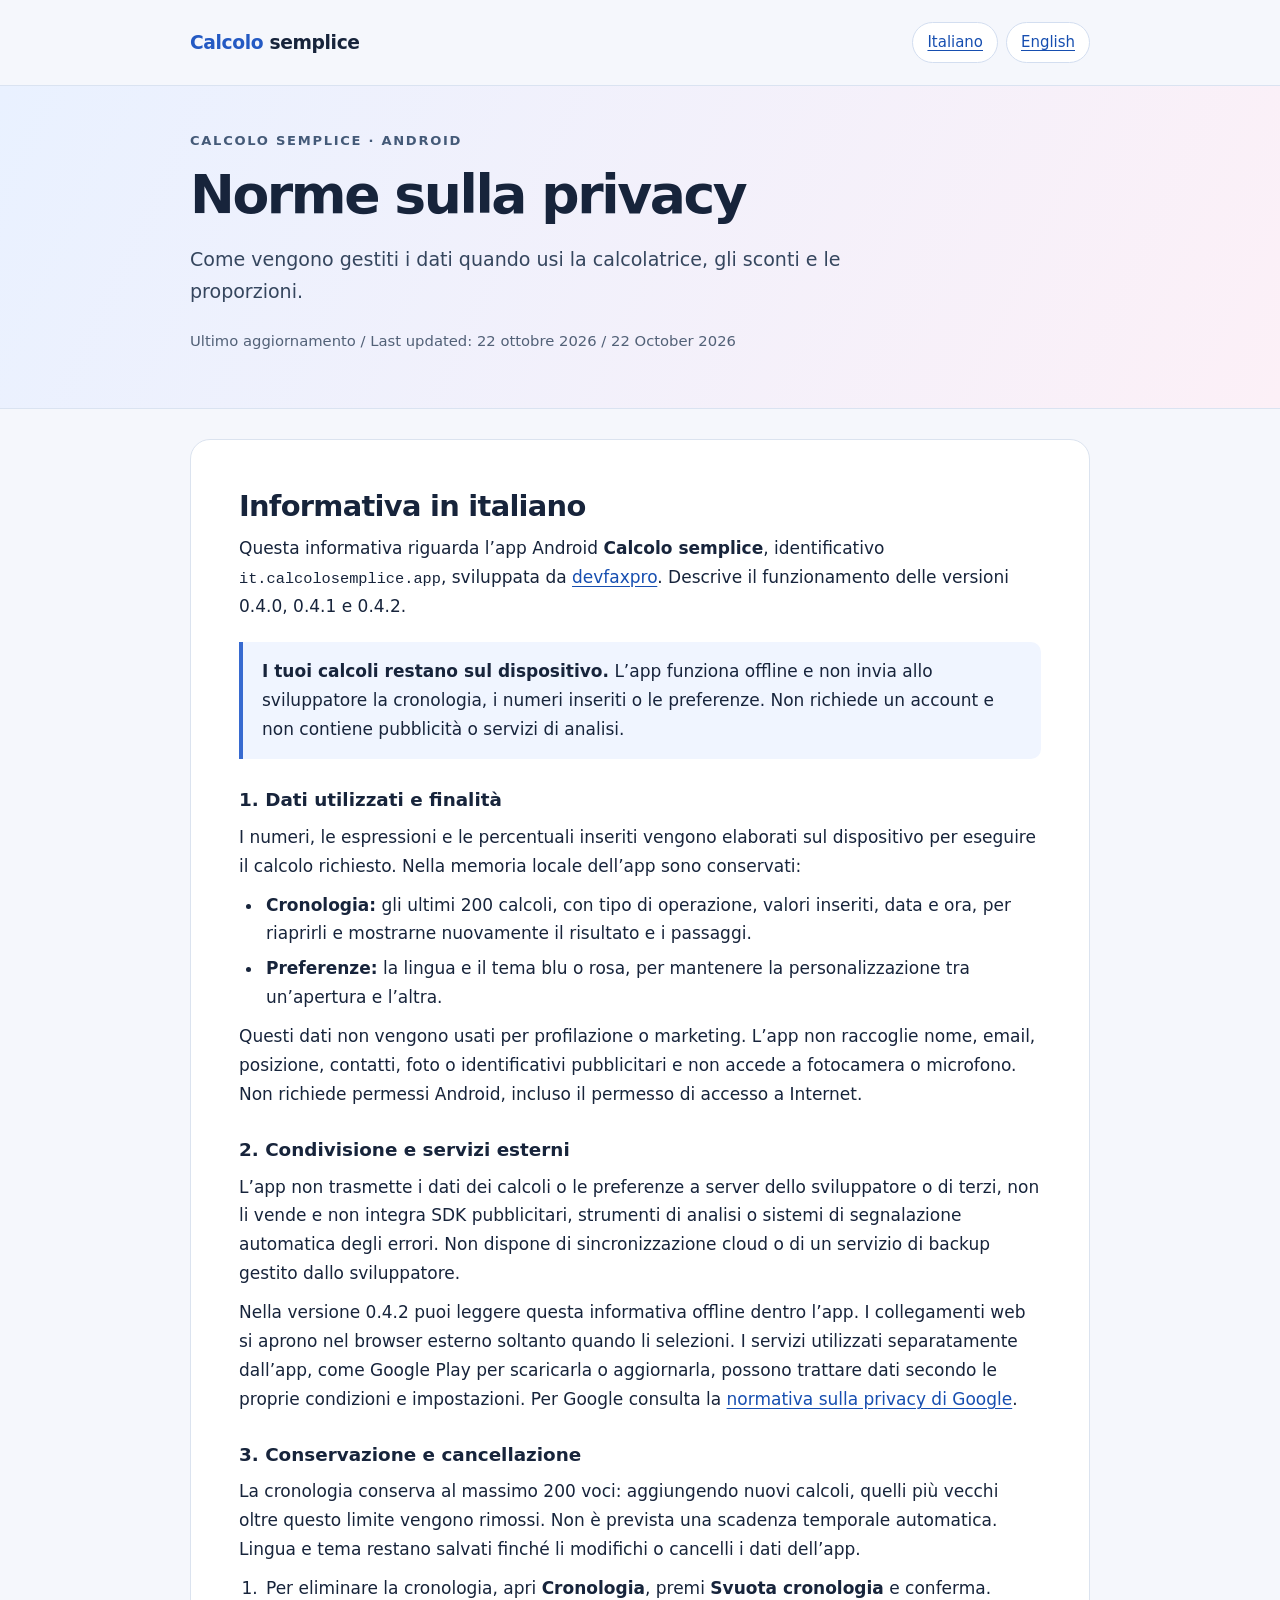
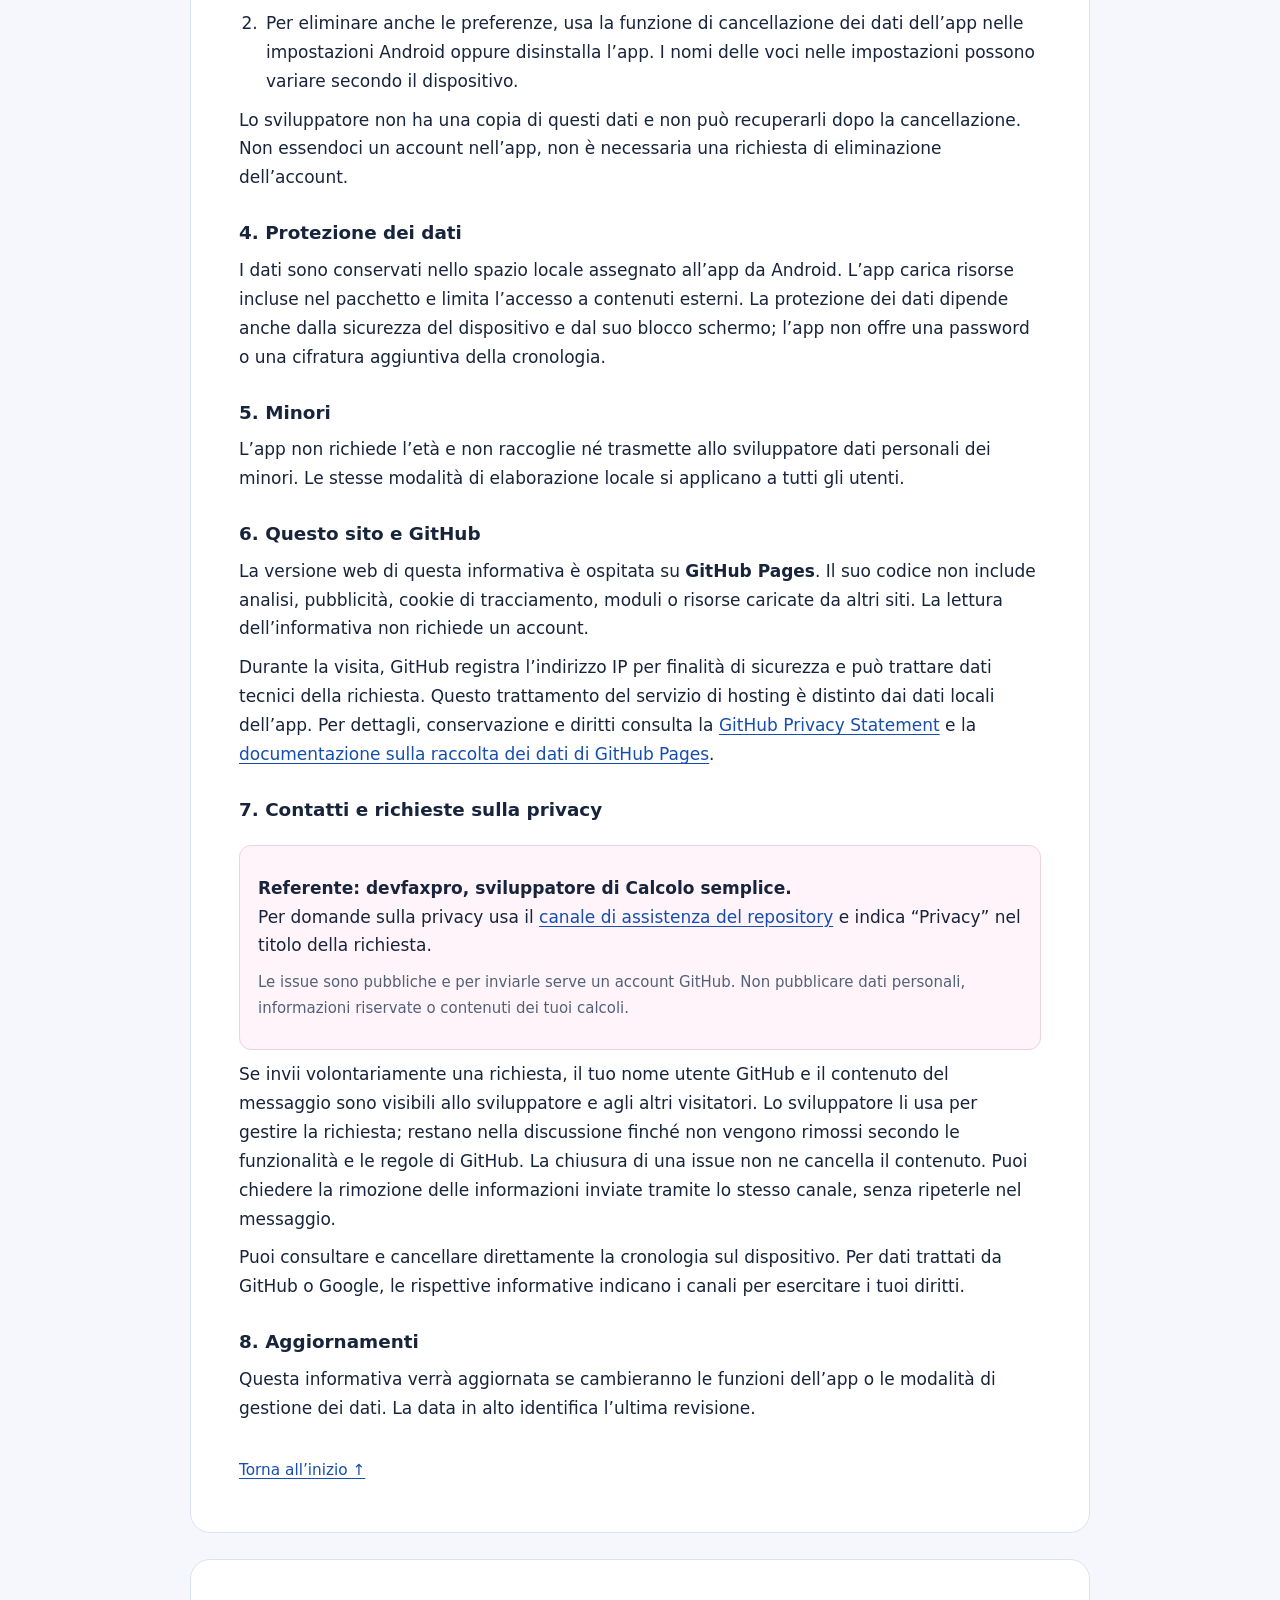
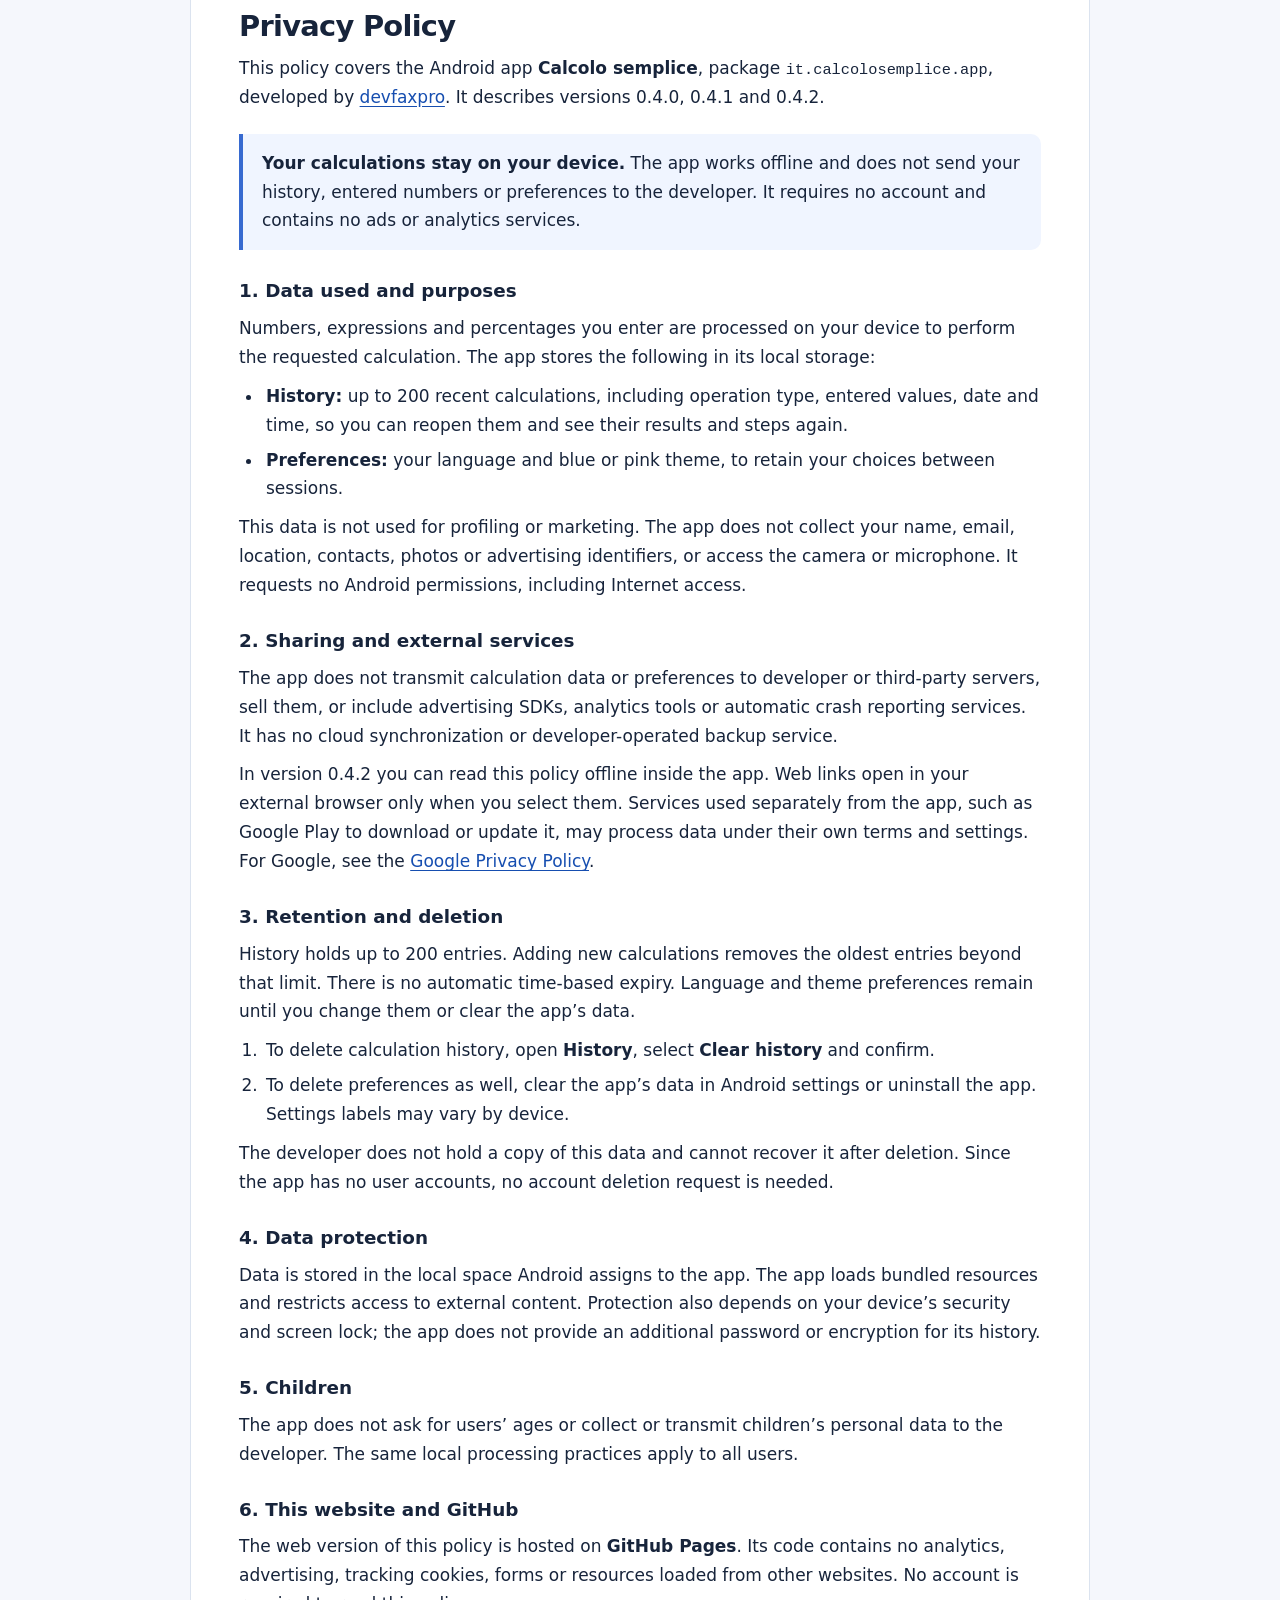
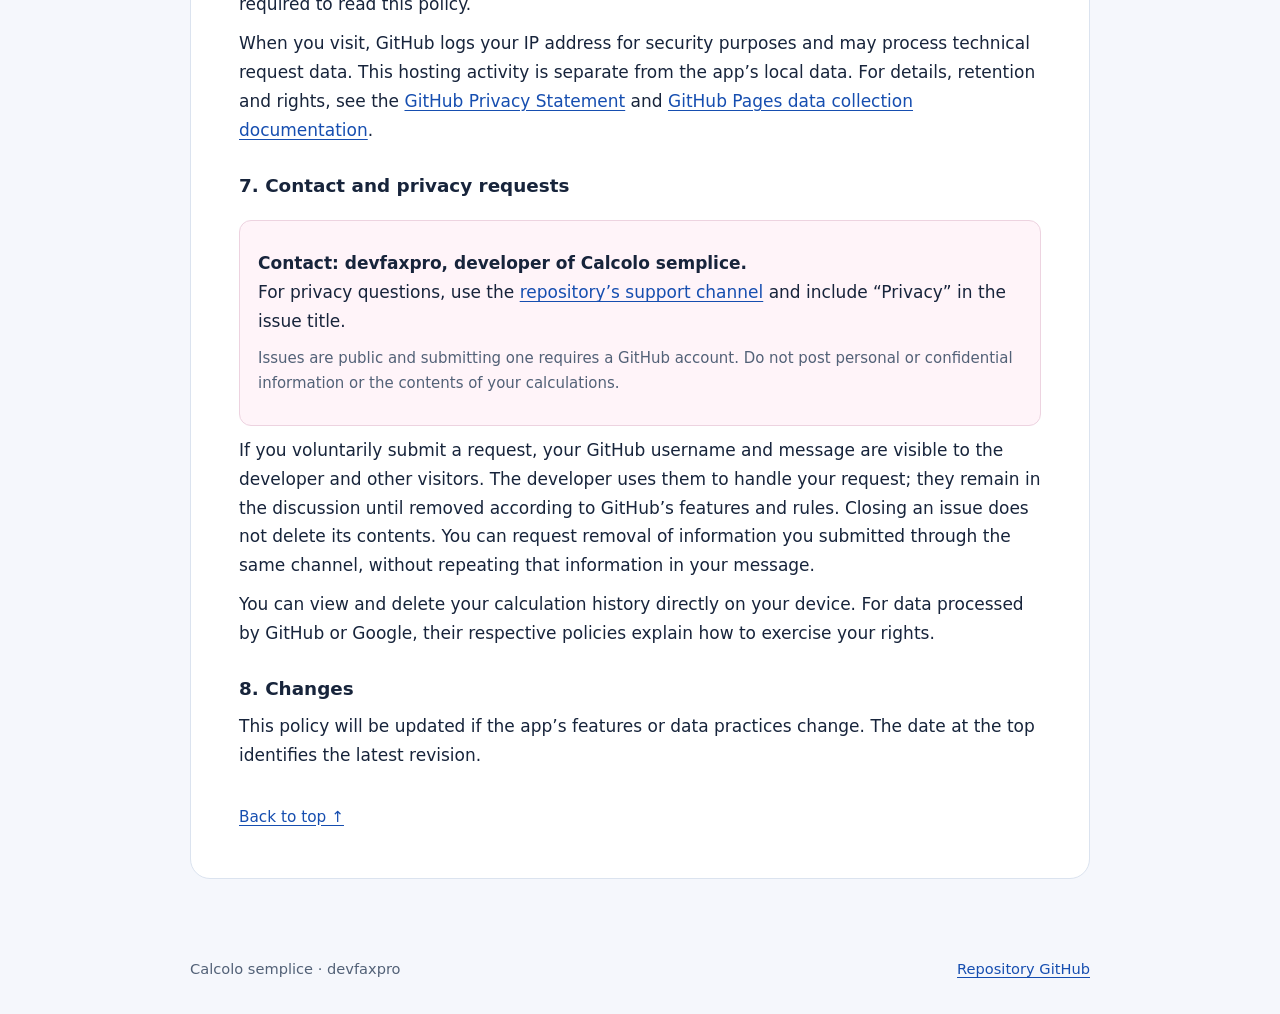
<file: docs/index.html>
<!doctype html>
<html lang="it">
<head>
  <meta charset="utf-8">
  <meta name="viewport" content="width=device-width, initial-scale=1">
  <meta name="description" content="Norme sulla privacy di Calcolo semplice per Android. Cronologia e preferenze locali, conservazione, cancellazione e contatti. Privacy policy in Italian and English.">
  <meta name="color-scheme" content="light">
  <meta name="referrer" content="no-referrer">
  <meta http-equiv="Content-Security-Policy" content="default-src 'none'; style-src 'unsafe-inline'; base-uri 'none'; form-action 'none'">
  <title>Norme sulla privacy / Privacy Policy · Calcolo semplice</title>
  <link rel="canonical" href="https://devfaxpro.github.io/calcolo-semplice/privacy.html">
  <style>
    :root{font-family:system-ui,-apple-system,BlinkMacSystemFont,"Segoe UI",sans-serif;color:#17243b;background:#f5f7fc;line-height:1.7;font-size:17px}
    *{box-sizing:border-box}body{margin:0}a{color:#164eb0;text-underline-offset:3px}a:hover{color:#8a205b}
    a:focus-visible{outline:3px solid #bb3679;outline-offset:4px;border-radius:3px}
    .wrap{width:min(100% - 40px,900px);margin:auto}.top{display:flex;justify-content:space-between;gap:20px;align-items:center;padding:22px 0}
    .brand{font-weight:750;font-size:1.1rem;letter-spacing:-.02em}.brand span{color:#245ac3}
    nav{display:flex;gap:8px;flex-wrap:wrap}nav a{padding:7px 14px;border:1px solid #d3def0;border-radius:999px;background:white;font-size:.88rem}
    header{background:linear-gradient(115deg,#e9f1ff,#fcf0f7);border-block:1px solid #dae3f1;padding:44px 0}
    .eyebrow{font-size:.77rem;font-weight:700;letter-spacing:.13em;color:#445a78;text-transform:uppercase}
    h1{font-size:clamp(2rem,5vw,3.15rem);line-height:1.12;letter-spacing:-.045em;margin:12px 0 18px}
    .lead{font-size:1.12rem;max-width:680px;margin:0;color:#35465e}.meta{font-size:.87rem;color:#526177;margin-top:21px}
    main{padding:30px 0 52px}article{background:white;border:1px solid #dbe3ef;border-radius:20px;padding:clamp(22px,5vw,48px);margin-bottom:26px;scroll-margin-top:20px}
    h2{font-size:1.7rem;letter-spacing:-.025em;line-height:1.25;margin:0 0 10px}
    h3{font-size:1.08rem;margin:28px 0 8px;line-height:1.4}p{margin:10px 0}ul,ol{padding-left:24px;margin:10px 0}li{padding-left:3px;margin:6px 0}
    code{font-size:.9em;overflow-wrap:anywhere}.summary{background:#f0f5ff;border-left:4px solid #376ad0;border-radius:0 10px 10px 0;padding:15px 19px;margin:22px 0}
    .contact{background:#fff4f9;border:1px solid #edd3e0;border-radius:12px;padding:18px;margin-top:22px}
    .small{font-size:.88rem;color:#526177}.back{display:inline-block;margin-top:24px;font-size:.9rem}
    footer{padding:0 0 32px;color:#526177;font-size:.86rem;display:flex;justify-content:space-between;gap:16px;flex-wrap:wrap}
    @media(max-width:480px){.wrap{width:calc(100% - 24px)}.top{align-items:flex-start;flex-direction:column;gap:10px;padding:17px 0}header{padding:30px 0}article{padding:24px 20px;border-radius:14px}}
    @media print{body{background:white}header{background:white;padding:12px 0}.wrap{width:100%}article{border:0;padding:0;break-before:auto}nav,.back{display:none}a{color:inherit}footer{padding:0}}
  </style>
</head>
<body id="top">
  <div class="wrap top">
    <div class="brand"><span>Calcolo</span> semplice</div>
    <nav aria-label="Lingua / Language">
      <a href="#italiano" lang="it">Italiano</a>
      <a href="#english" lang="en">English</a>
    </nav>
  </div>
  <header>
    <div class="wrap">
      <div class="eyebrow">Calcolo semplice · Android</div>
      <h1>Norme sulla privacy</h1>
      <p class="lead">Come vengono gestiti i dati quando usi la calcolatrice, gli sconti e le proporzioni.</p>
      <p class="meta">Ultimo aggiornamento / Last updated: <time datetime="2026-10-22">22 ottobre 2026 / 22 October 2026</time></p>
    </div>
  </header>
  <main class="wrap">
    <article id="italiano" lang="it" aria-labelledby="titolo-it">
      <h2 id="titolo-it">Informativa in italiano</h2>
      <p>Questa informativa riguarda l’app Android <strong>Calcolo semplice</strong>, identificativo <code>it.calcolosemplice.app</code>, sviluppata da <a href="https://github.com/devfaxpro">devfaxpro</a>. Descrive il funzionamento delle versioni 0.4.0, 0.4.1 e 0.4.2.</p>
      <div class="summary"><strong>I tuoi calcoli restano sul dispositivo.</strong> L’app funziona offline e non invia allo sviluppatore la cronologia, i numeri inseriti o le preferenze. Non richiede un account e non contiene pubblicità o servizi di analisi.</div>

      <h3>1. Dati utilizzati e finalità</h3>
      <p>I numeri, le espressioni e le percentuali inseriti vengono elaborati sul dispositivo per eseguire il calcolo richiesto. Nella memoria locale dell’app sono conservati:</p>
      <ul>
        <li><strong>Cronologia:</strong> gli ultimi 200 calcoli, con tipo di operazione, valori inseriti, data e ora, per riaprirli e mostrarne nuovamente il risultato e i passaggi.</li>
        <li><strong>Preferenze:</strong> la lingua e il tema blu o rosa, per mantenere la personalizzazione tra un’apertura e l’altra.</li>
      </ul>
      <p>Questi dati non vengono usati per profilazione o marketing. L’app non raccoglie nome, email, posizione, contatti, foto o identificativi pubblicitari e non accede a fotocamera o microfono. Non richiede permessi Android, incluso il permesso di accesso a Internet.</p>

      <h3>2. Condivisione e servizi esterni</h3>
      <p>L’app non trasmette i dati dei calcoli o le preferenze a server dello sviluppatore o di terzi, non li vende e non integra SDK pubblicitari, strumenti di analisi o sistemi di segnalazione automatica degli errori. Non dispone di sincronizzazione cloud o di un servizio di backup gestito dallo sviluppatore.</p>
      <p>Nella versione 0.4.2 puoi leggere questa informativa offline dentro l’app. I collegamenti web si aprono nel browser esterno soltanto quando li selezioni. I servizi utilizzati separatamente dall’app, come Google Play per scaricarla o aggiornarla, possono trattare dati secondo le proprie condizioni e impostazioni. Per Google consulta la <a href="https://policies.google.com/privacy?hl=it">normativa sulla privacy di Google</a>.</p>

      <h3>3. Conservazione e cancellazione</h3>
      <p>La cronologia conserva al massimo 200 voci: aggiungendo nuovi calcoli, quelli più vecchi oltre questo limite vengono rimossi. Non è prevista una scadenza temporale automatica. Lingua e tema restano salvati finché li modifichi o cancelli i dati dell’app.</p>
      <ol>
        <li>Per eliminare la cronologia, apri <strong>Cronologia</strong>, premi <strong>Svuota cronologia</strong> e conferma.</li>
        <li>Per eliminare anche le preferenze, usa la funzione di cancellazione dei dati dell’app nelle impostazioni Android oppure disinstalla l’app. I nomi delle voci nelle impostazioni possono variare secondo il dispositivo.</li>
      </ol>
      <p>Lo sviluppatore non ha una copia di questi dati e non può recuperarli dopo la cancellazione. Non essendoci un account nell’app, non è necessaria una richiesta di eliminazione dell’account.</p>

      <h3>4. Protezione dei dati</h3>
      <p>I dati sono conservati nello spazio locale assegnato all’app da Android. L’app carica risorse incluse nel pacchetto e limita l’accesso a contenuti esterni. La protezione dei dati dipende anche dalla sicurezza del dispositivo e dal suo blocco schermo; l’app non offre una password o una cifratura aggiuntiva della cronologia.</p>

      <h3>5. Minori</h3>
      <p>L’app non richiede l’età e non raccoglie né trasmette allo sviluppatore dati personali dei minori. Le stesse modalità di elaborazione locale si applicano a tutti gli utenti.</p>

      <h3>6. Questo sito e GitHub</h3>
      <p>La versione web di questa informativa è ospitata su <strong>GitHub Pages</strong>. Il suo codice non include analisi, pubblicità, cookie di tracciamento, moduli o risorse caricate da altri siti. La lettura dell’informativa non richiede un account.</p>
      <p>Durante la visita, GitHub registra l’indirizzo IP per finalità di sicurezza e può trattare dati tecnici della richiesta. Questo trattamento del servizio di hosting è distinto dai dati locali dell’app. Per dettagli, conservazione e diritti consulta la <a href="https://docs.github.com/en/site-policy/privacy-policies/github-general-privacy-statement">GitHub Privacy Statement</a> e la <a href="https://docs.github.com/en/pages/getting-started-with-github-pages/what-is-github-pages#data-collection">documentazione sulla raccolta dei dati di GitHub Pages</a>.</p>

      <h3>7. Contatti e richieste sulla privacy</h3>
      <div class="contact">
        <p><strong>Referente: devfaxpro, sviluppatore di Calcolo semplice.</strong><br>Per domande sulla privacy usa il <a href="https://github.com/devfaxpro/calcolo-semplice/issues">canale di assistenza del repository</a> e indica “Privacy” nel titolo della richiesta.</p>
        <p class="small">Le issue sono pubbliche e per inviarle serve un account GitHub. Non pubblicare dati personali, informazioni riservate o contenuti dei tuoi calcoli.</p>
      </div>
      <p>Se invii volontariamente una richiesta, il tuo nome utente GitHub e il contenuto del messaggio sono visibili allo sviluppatore e agli altri visitatori. Lo sviluppatore li usa per gestire la richiesta; restano nella discussione finché non vengono rimossi secondo le funzionalità e le regole di GitHub. La chiusura di una issue non ne cancella il contenuto. Puoi chiedere la rimozione delle informazioni inviate tramite lo stesso canale, senza ripeterle nel messaggio.</p>
      <p>Puoi consultare e cancellare direttamente la cronologia sul dispositivo. Per dati trattati da GitHub o Google, le rispettive informative indicano i canali per esercitare i tuoi diritti.</p>

      <h3>8. Aggiornamenti</h3>
      <p>Questa informativa verrà aggiornata se cambieranno le funzioni dell’app o le modalità di gestione dei dati. La data in alto identifica l’ultima revisione.</p>
      <a class="back" href="#top">Torna all’inizio ↑</a>
    </article>

    <article id="english" lang="en" aria-labelledby="title-en">
      <h2 id="title-en">Privacy Policy</h2>
      <p>This policy covers the Android app <strong>Calcolo semplice</strong>, package <code>it.calcolosemplice.app</code>, developed by <a href="https://github.com/devfaxpro">devfaxpro</a>. It describes versions 0.4.0, 0.4.1 and 0.4.2.</p>
      <div class="summary"><strong>Your calculations stay on your device.</strong> The app works offline and does not send your history, entered numbers or preferences to the developer. It requires no account and contains no ads or analytics services.</div>

      <h3>1. Data used and purposes</h3>
      <p>Numbers, expressions and percentages you enter are processed on your device to perform the requested calculation. The app stores the following in its local storage:</p>
      <ul>
        <li><strong>History:</strong> up to 200 recent calculations, including operation type, entered values, date and time, so you can reopen them and see their results and steps again.</li>
        <li><strong>Preferences:</strong> your language and blue or pink theme, to retain your choices between sessions.</li>
      </ul>
      <p>This data is not used for profiling or marketing. The app does not collect your name, email, location, contacts, photos or advertising identifiers, or access the camera or microphone. It requests no Android permissions, including Internet access.</p>

      <h3>2. Sharing and external services</h3>
      <p>The app does not transmit calculation data or preferences to developer or third-party servers, sell them, or include advertising SDKs, analytics tools or automatic crash reporting services. It has no cloud synchronization or developer-operated backup service.</p>
      <p>In version 0.4.2 you can read this policy offline inside the app. Web links open in your external browser only when you select them. Services used separately from the app, such as Google Play to download or update it, may process data under their own terms and settings. For Google, see the <a href="https://policies.google.com/privacy?hl=en">Google Privacy Policy</a>.</p>

      <h3>3. Retention and deletion</h3>
      <p>History holds up to 200 entries. Adding new calculations removes the oldest entries beyond that limit. There is no automatic time-based expiry. Language and theme preferences remain until you change them or clear the app’s data.</p>
      <ol>
        <li>To delete calculation history, open <strong>History</strong>, select <strong>Clear history</strong> and confirm.</li>
        <li>To delete preferences as well, clear the app’s data in Android settings or uninstall the app. Settings labels may vary by device.</li>
      </ol>
      <p>The developer does not hold a copy of this data and cannot recover it after deletion. Since the app has no user accounts, no account deletion request is needed.</p>

      <h3>4. Data protection</h3>
      <p>Data is stored in the local space Android assigns to the app. The app loads bundled resources and restricts access to external content. Protection also depends on your device’s security and screen lock; the app does not provide an additional password or encryption for its history.</p>

      <h3>5. Children</h3>
      <p>The app does not ask for users’ ages or collect or transmit children’s personal data to the developer. The same local processing practices apply to all users.</p>

      <h3>6. This website and GitHub</h3>
      <p>The web version of this policy is hosted on <strong>GitHub Pages</strong>. Its code contains no analytics, advertising, tracking cookies, forms or resources loaded from other websites. No account is required to read this policy.</p>
      <p>When you visit, GitHub logs your IP address for security purposes and may process technical request data. This hosting activity is separate from the app’s local data. For details, retention and rights, see the <a href="https://docs.github.com/en/site-policy/privacy-policies/github-general-privacy-statement">GitHub Privacy Statement</a> and <a href="https://docs.github.com/en/pages/getting-started-with-github-pages/what-is-github-pages#data-collection">GitHub Pages data collection documentation</a>.</p>

      <h3>7. Contact and privacy requests</h3>
      <div class="contact">
        <p><strong>Contact: devfaxpro, developer of Calcolo semplice.</strong><br>For privacy questions, use the <a href="https://github.com/devfaxpro/calcolo-semplice/issues">repository’s support channel</a> and include “Privacy” in the issue title.</p>
        <p class="small">Issues are public and submitting one requires a GitHub account. Do not post personal or confidential information or the contents of your calculations.</p>
      </div>
      <p>If you voluntarily submit a request, your GitHub username and message are visible to the developer and other visitors. The developer uses them to handle your request; they remain in the discussion until removed according to GitHub’s features and rules. Closing an issue does not delete its contents. You can request removal of information you submitted through the same channel, without repeating that information in your message.</p>
      <p>You can view and delete your calculation history directly on your device. For data processed by GitHub or Google, their respective policies explain how to exercise your rights.</p>

      <h3>8. Changes</h3>
      <p>This policy will be updated if the app’s features or data practices change. The date at the top identifies the latest revision.</p>
      <a class="back" href="#top">Back to top ↑</a>
    </article>
  </main>
  <footer class="wrap">
    <span>Calcolo semplice · devfaxpro</span>
    <a href="https://github.com/devfaxpro/calcolo-semplice">Repository GitHub</a>
  </footer>
</body>
</html>
</file>
